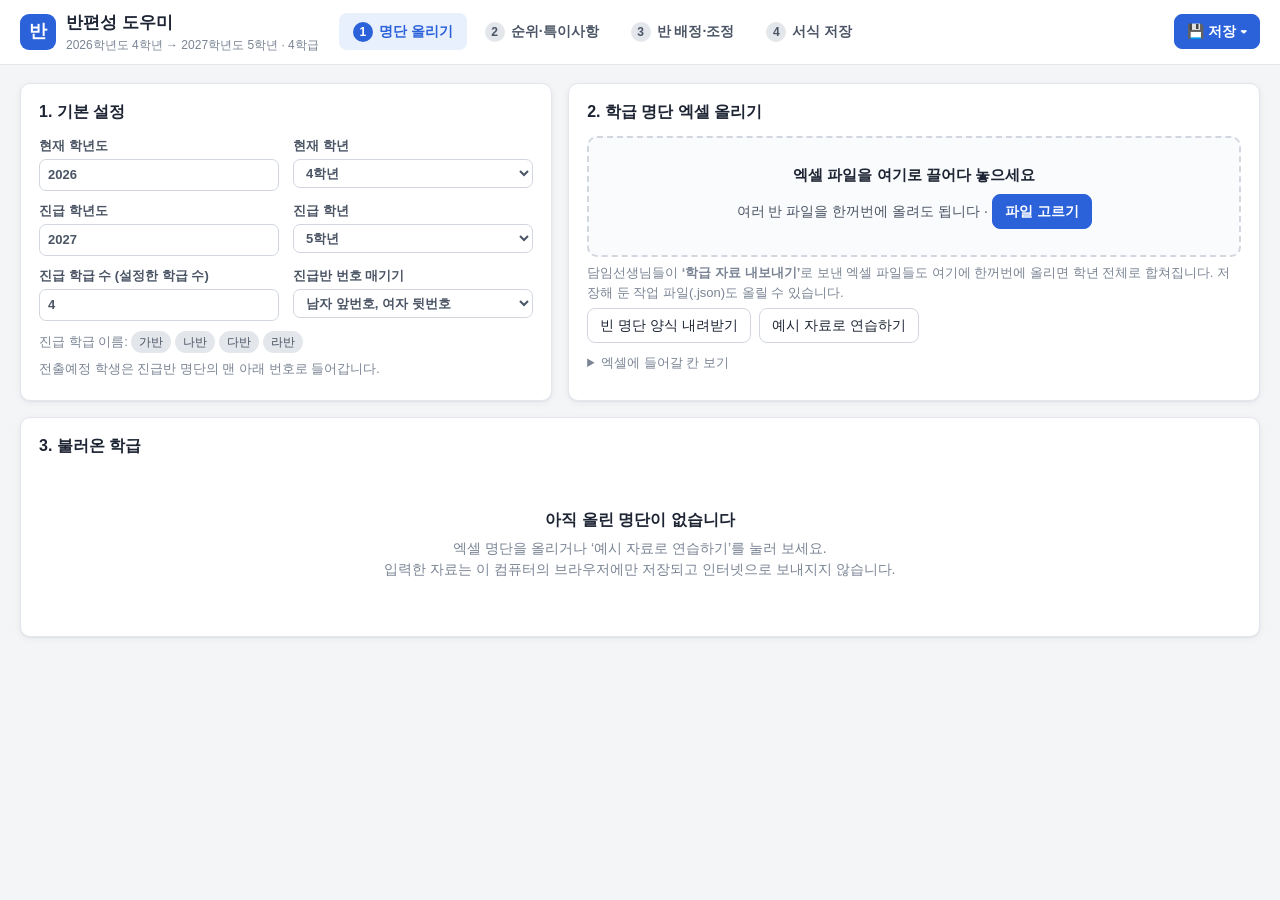
<file: src/index.html>
<!doctype html>
<html lang="ko">
<head>
<meta charset="utf-8">
<meta name="viewport" content="width=device-width, initial-scale=1">
<title>반편성 도우미</title>
<link rel="stylesheet" href="app.css">
</head>
<body>
<header class="top">
  <div class="brand">
    <div class="logo">반</div>
    <div>
      <h1>반편성 도우미</h1>
      <div class="sub" id="subline"></div>
    </div>
  </div>
  <nav class="tabs" id="tabs">
    <button data-tab="roster"><span class="n">1</span>명단 올리기</button>
    <button data-tab="rank"><span class="n">2</span>순위·특이사항</button>
    <button data-tab="board"><span class="n">3</span>반 배정·조정</button>
    <button data-tab="save"><span class="n">4</span>서식 저장</button>
  </nav>
  <div class="top-right">
    <div class="dd">
      <button class="primary" data-act="toggle-save-menu">💾 저장 ▾</button>
      <div class="dd-menu" id="save-menu" hidden>
        <div class="dd-h">한글 문서(HWPX) — 계획서 붙임 서식</div>
        <button data-act="hwp-f1">【서식1】 반편성 기초자료 (이전반별)</button>
        <button data-act="hwp-f2">【서식2】 반편성 내역 (진급반별)</button>
        <button data-act="hwp-f3">【서식3】 반편성 현황 (학년)</button>
        <button data-act="hwp-all">서식1·2·3 한 파일로</button>
        <div class="dd-h">그 밖의 저장</div>
        <button data-act="xlsx-result">반편성 결과 명단 (엑셀)</button>
        <button data-act="work-save">작업 파일 저장 (이어서 하기용)</button>
      </div>
    </div>
  </div>
</header>

<main>
  <section class="tab" id="tab-roster"></section>
  <section class="tab" id="tab-rank"></section>
  <section class="tab" id="tab-board"></section>
  <section class="tab" id="tab-save"></section>
</main>

<input type="file" id="file-input" multiple accept=".xlsx,.xls,.csv,.json" hidden>
<input type="file" id="work-input" accept=".json" hidden>
<div id="modal-root"></div>
<div id="toast"></div>

<script src="lib/xlsx.full.min.js"></script>
<script src="lib/jszip.min.js"></script>
<script src="hwpx-template.js"></script>
<script src="hwpx.js"></script>
<script src="app.js"></script>
</body>
</html>
</file>
<file: src/app.css>
:root {
  --bg: #f4f5f7;
  --panel: #ffffff;
  --ink: #1d2433;
  --ink2: #4b5565;
  --muted: #7a8494;
  --line: #e3e6eb;
  --line2: #d2d7df;
  --accent: #2b62d9;
  --accent-ink: #ffffff;
  --accent-soft: #e9f0fd;
  --m-bg: #eaf1fe;
  --m-bd: #a9c3f3;
  --m-ink: #1f4fae;
  --f-bg: #fdeef2;
  --f-bd: #f0b0c1;
  --f-ink: #b0284f;
  --warn-bg: #fff6e0;
  --warn-bd: #f0cf7a;
  --warn-ink: #7a5200;
  --err-bg: #fdecec;
  --err-bd: #f1aaaa;
  --err-ink: #a32020;
  --ok: #1d8a4f;
  --radius: 10px;
  --shadow: 0 1px 2px rgba(20, 30, 50, .06), 0 2px 8px rgba(20, 30, 50, .05);
}
* { box-sizing: border-box; }
html, body { margin: 0; }
body {
  background: var(--bg);
  color: var(--ink);
  font: 14px/1.5 "Malgun Gothic", "맑은 고딕", "Apple SD Gothic Neo", "Noto Sans KR", sans-serif;
}
button, input, select, textarea { font: inherit; color: inherit; }
button {
  cursor: pointer;
  border: 1px solid var(--line2);
  background: #fff;
  border-radius: 8px;
  padding: 6px 12px;
  white-space: nowrap;
}
button:hover { border-color: var(--accent); color: var(--accent); }
button.primary { background: var(--accent); border-color: var(--accent); color: var(--accent-ink); font-weight: 600; }
button.primary:hover { filter: brightness(1.08); color: var(--accent-ink); }
button.ghost { border-color: transparent; background: transparent; padding: 4px 8px; }
button.danger:hover { border-color: var(--err-ink); color: var(--err-ink); }
button:disabled { opacity: .45; cursor: not-allowed; }
input[type=text], input[type=number], input:not([type]), select, textarea {
  border: 1px solid var(--line2);
  border-radius: 7px;
  padding: 5px 8px;
  background: #fff;
  min-width: 0;
}
input:focus, select:focus, textarea:focus { outline: 2px solid var(--accent-soft); border-color: var(--accent); }

/* ---------- 머리 ---------- */
.top {
  position: sticky; top: 0; z-index: 20;
  display: flex; align-items: center; gap: 20px;
  padding: 10px 20px;
  background: #fff;
  border-bottom: 1px solid var(--line);
}
.brand { display: flex; align-items: center; gap: 10px; min-width: 210px; }
.logo {
  width: 36px; height: 36px; border-radius: 9px;
  background: var(--accent); color: #fff; font-weight: 700; font-size: 18px;
  display: grid; place-items: center;
}
.brand h1 { margin: 0; font-size: 17px; }
.brand .sub { color: var(--muted); font-size: 12px; }
.tabs { display: flex; gap: 4px; flex: 1; flex-wrap: wrap; }
.tabs button {
  border: none; background: transparent; padding: 8px 14px; border-radius: 8px; color: var(--ink2); font-weight: 600;
}
.tabs button .n {
  display: inline-grid; place-items: center; width: 20px; height: 20px; margin-right: 6px;
  border-radius: 50%; background: var(--line); color: var(--ink2); font-size: 12px;
}
.tabs button.on { background: var(--accent-soft); color: var(--accent); }
.tabs button.on .n { background: var(--accent); color: #fff; }
.top-right { display: flex; gap: 8px; align-items: center; }
.dd { position: relative; }
.dd-menu {
  position: absolute; right: 0; top: calc(100% + 6px); z-index: 30;
  width: 300px; padding: 6px; background: #fff; border: 1px solid var(--line2);
  border-radius: 10px; box-shadow: 0 8px 28px rgba(20, 30, 50, .16);
}
.dd-menu button { display: block; width: 100%; text-align: left; border: none; padding: 8px 10px; }
.dd-menu button:hover { background: var(--accent-soft); }
.dd-h { font-size: 11px; color: var(--muted); padding: 8px 10px 2px; font-weight: 600; }

main { padding: 18px 20px 60px; max-width: 1600px; margin: 0 auto; }
.tab { display: none; }
.tab.on { display: block; }

.panel {
  background: var(--panel); border: 1px solid var(--line); border-radius: var(--radius);
  box-shadow: var(--shadow); padding: 16px 18px; margin-bottom: 16px;
}
.panel h2 { margin: 0 0 12px; font-size: 16px; }
.panel h3 { margin: 0 0 8px; font-size: 15px; }
.hint { color: var(--muted); font-size: 13px; margin: 6px 0; }
.grid2 { display: grid; grid-template-columns: minmax(300px, 1fr) minmax(300px, 1.3fr); gap: 16px; }
.btn-row { display: flex; gap: 8px; flex-wrap: wrap; align-items: center; }
.spacer { flex: 1; }
.form-grid { display: grid; grid-template-columns: repeat(2, minmax(0, 1fr)); gap: 10px 14px; }
.form-grid label, .lbl { display: flex; flex-direction: column; gap: 4px; font-size: 13px; color: var(--ink2); font-weight: 600; }
.chips { display: flex; flex-wrap: wrap; gap: 4px; margin-top: 4px; }
.chip { font-size: 12px; padding: 2px 8px; border-radius: 99px; background: var(--line); color: var(--ink2); }

.drop {
  border: 2px dashed var(--line2); border-radius: 10px; padding: 26px 16px; text-align: center;
  color: var(--ink2); background: #fafbfc; transition: .15s;
}
.drop.over { border-color: var(--accent); background: var(--accent-soft); }
.drop b { display: block; font-size: 15px; margin-bottom: 8px; color: var(--ink); }

table.t { width: 100%; border-collapse: collapse; font-size: 13px; }
table.t th, table.t td { border-bottom: 1px solid var(--line); padding: 6px 8px; text-align: center; vertical-align: middle; }
table.t th { background: #f7f8fa; color: var(--ink2); font-weight: 600; position: sticky; top: 0; }
table.t td.l, table.t th.l { text-align: left; }
table.t tr:hover td { background: #fafbfd; }
table.t input, table.t select { width: 100%; padding: 3px 6px; }
table.t td.num { font-variant-numeric: tabular-nums; }
.scroll { overflow: auto; }
.badge { display: inline-block; padding: 1px 7px; border-radius: 99px; font-size: 12px; font-weight: 600; }
.b-ok { background: #e4f5ec; color: var(--ok); }
.b-warn { background: var(--warn-bg); color: var(--warn-ink); }
.b-m { background: var(--m-bg); color: var(--m-ink); }
.b-f { background: var(--f-bg); color: var(--f-ink); }

.notice { border: 1px solid var(--warn-bd); background: var(--warn-bg); color: var(--warn-ink); border-radius: 8px; padding: 8px 12px; font-size: 13px; margin: 8px 0; }
.notice.err { border-color: var(--err-bd); background: var(--err-bg); color: var(--err-ink); }
.notice.info { border-color: var(--m-bd); background: var(--m-bg); color: var(--m-ink); }
.empty { text-align: center; color: var(--muted); padding: 40px 10px; }
.empty b { display: block; color: var(--ink); font-size: 16px; margin-bottom: 6px; }

/* ---------- 특이사항 태그 ---------- */
.tg { display: inline-grid; place-items: center; min-width: 18px; height: 18px; padding: 0 4px; border-radius: 5px; font-size: 11px; font-weight: 700; }
.t-life { background: #ffe1d6; color: #a53a12; }
.t-learn { background: #e7e2fb; color: #5532b8; }
.t-sped { background: #dcf3ec; color: #156b4c; }
.t-twin { background: #fdf1c9; color: #7c5a00; }
.t-multi { background: #dff0fb; color: #145f8e; }
.t-move { background: #e9ebee; color: #4b5565; }
.tagtoggle { display: flex; flex-wrap: wrap; gap: 3px; justify-content: center; }
.tagtoggle button { padding: 1px 6px; font-size: 12px; border-radius: 6px; color: var(--muted); background: #fff; }
.tagtoggle button.on { font-weight: 700; border-color: transparent; }

/* ---------- 순위 ---------- */
.pills { display: flex; flex-wrap: wrap; gap: 6px; margin-bottom: 14px; }
.pills button { border-radius: 99px; padding: 5px 14px; }
.pills button.on { background: var(--ink); color: #fff; border-color: var(--ink); }
.pills .ck { color: var(--ok); margin-left: 4px; }
.pills button.on .ck { color: #8be0b0; }
.rank-grid { display: grid; grid-template-columns: repeat(2, minmax(0, 1fr)); gap: 16px; }
.rank-gender { border-radius: 10px; padding: 12px; }
.rank-gender.m { background: #f5f8ff; border: 1px solid #dbe6fb; }
.rank-gender.f { background: #fff6f8; border: 1px solid #f8dbe3; }
.rank-gender h3 { display: flex; align-items: center; gap: 8px; }
.rank-lists { display: grid; grid-template-columns: repeat(2, minmax(0, 1fr)); gap: 10px; }
.rank-lists h4 { margin: 0 0 6px; font-size: 13px; }
.rank-lists h4 small { color: var(--muted); font-weight: 400; display: block; }
ol.rlist { list-style: none; margin: 0; padding: 0; min-height: 30px; }
ol.rlist li {
  display: flex; align-items: center; gap: 6px; padding: 4px 6px; margin-bottom: 3px;
  background: #fff; border: 1px solid var(--line); border-radius: 7px; cursor: grab; user-select: none;
  position: relative;
}
ol.rlist li:hover { border-color: var(--line2); }
ol.rlist li.dragging { opacity: .4; }
ol.rlist li.drop-before::before, ol.rlist li.drop-after::after {
  content: ""; position: absolute; left: 0; right: 0; height: 3px; background: var(--accent); border-radius: 2px;
}
ol.rlist li.drop-before::before { top: -3px; }
ol.rlist li.drop-after::after { bottom: -3px; }
.grip { color: #b8bfca; font-size: 12px; letter-spacing: -2px; }
.rk { width: 22px; text-align: right; font-variant-numeric: tabular-nums; color: var(--ink2); }
.nm { flex: 1; font-weight: 600; overflow: hidden; text-overflow: ellipsis; white-space: nowrap; }
.no { color: var(--muted); font-size: 12px; }
.mv { display: flex; gap: 2px; }
.mv button { padding: 0 5px; font-size: 10px; line-height: 18px; border-radius: 5px; color: var(--muted); }

/* ---------- 배정 ---------- */
.toolbar { display: grid; grid-template-columns: 1.1fr 1.4fr 1fr; gap: 14px; }
.step { border: 1px solid var(--line); border-radius: 10px; padding: 12px; display: flex; flex-direction: column; gap: 8px; }
.step > b { font-size: 14px; }
.step .row { display: flex; gap: 8px; flex-wrap: wrap; align-items: end; }
.step label { display: flex; flex-direction: column; gap: 3px; font-size: 12px; color: var(--ink2); font-weight: 600; }
.sliders { display: grid; grid-template-columns: repeat(2, minmax(0, 1fr)); gap: 4px 14px; }
.sliders label { flex-direction: row; align-items: center; justify-content: space-between; gap: 6px; }
.sliders input[type=range] { width: 90px; }
.sliders output { width: 14px; text-align: right; font-variant-numeric: tabular-nums; }
.lastmsg { margin-top: 10px; padding: 8px 12px; border-radius: 8px; background: var(--accent-soft); color: var(--m-ink); font-size: 13px; }

.balance td.hi { background: #fff0e6; color: #a53a12; font-weight: 700; }
.balance td.lo { background: #eef3ff; color: #1f4fae; font-weight: 700; }
.warns { display: flex; flex-direction: column; gap: 6px; }
.warns .notice { margin: 0; }
.warns .notice button { margin-left: 8px; padding: 1px 8px; font-size: 12px; }

.board { display: grid; grid-template-columns: repeat(var(--n), minmax(178px, 1fr)); gap: 10px; overflow-x: auto; padding-bottom: 8px; }
.col { background: #eef0f3; border-radius: 10px; padding: 8px; min-height: 200px; transition: background .1s; }
.col.over { background: #dce6fa; outline: 2px dashed var(--accent); }
.col.unassigned { background: #fff3e3; }
.col-h { padding: 4px 4px 8px; }
.col-h .nm2 { font-size: 16px; font-weight: 700; display: flex; align-items: center; gap: 6px; }
.col-h .cnt { font-size: 12px; color: var(--ink2); }
.col-h .stat { font-size: 11px; color: var(--muted); margin-top: 2px; }
.card {
  background: #fff; border: 1px solid var(--line); border-left: 4px solid var(--m-bd);
  border-radius: 7px; padding: 5px 7px; margin-bottom: 5px; cursor: grab; user-select: none;
}
.card.f { border-left-color: var(--f-bd); }
.card:hover { border-color: var(--line2); box-shadow: var(--shadow); }
.card.dragging { opacity: .4; }
.card.dropswap { outline: 2px solid var(--accent); }
.card.bad { background: var(--err-bg); border-color: var(--err-bd); }
.card .r1 { display: flex; align-items: center; gap: 4px; }
.card .cn { font-weight: 700; flex: 1; overflow: hidden; text-overflow: ellipsis; white-space: nowrap; }
.card .co { font-size: 11px; color: var(--muted); }
.card .r2 { display: flex; align-items: center; gap: 4px; margin-top: 3px; flex-wrap: wrap; }
.mini { display: inline-flex; align-items: center; gap: 2px; font-size: 10px; color: var(--muted); }
.mini i { display: inline-block; width: 28px; height: 5px; border-radius: 3px; background: #e6e9ee; position: relative; overflow: hidden; }
.mini i b { position: absolute; left: 0; top: 0; bottom: 0; border-radius: 3px; }
.mini.l b { background: #5b8def; }
.mini.d b { background: #f08a4b; }
.pin { font-size: 11px; }
.moved { font-size: 10px; color: var(--accent); font-weight: 700; }

/* ---------- 저장 / 미리보기 ---------- */
.save-grid { display: grid; grid-template-columns: repeat(4, minmax(0, 1fr)); gap: 10px; margin-bottom: 12px; }
.save-grid button { padding: 12px; text-align: left; white-space: normal; border-radius: 10px; }
.save-grid button b { display: block; font-size: 14px; }
.save-grid button span { font-size: 12px; color: var(--muted); }
.seg { display: inline-flex; border: 1px solid var(--line2); border-radius: 8px; overflow: hidden; margin-bottom: 12px; }
.seg button { border: none; border-radius: 0; padding: 6px 16px; }
.seg button.on { background: var(--ink); color: #fff; }
.preview { background: #e6e8ec; padding: 20px; border-radius: 10px; overflow: auto; max-height: 75vh; }
.a4 { width: 210mm; min-height: 297mm; margin: 0 auto 16px; background: #fff; box-shadow: 0 2px 10px rgba(0, 0, 0, .12); padding: 15mm 20mm; }
.dp { margin: 0 0 2mm; font-family: "Batang", "바탕", serif; }
.dp-title { font-size: 16pt; font-weight: 700; margin: 2mm 0 4mm; }
.dp-sub { font-size: 12pt; font-weight: 700; }
.dp-normal { font-size: 10pt; }
.dp-small { font-size: 9pt; }
table.dt { border-collapse: collapse; margin: 0 auto 3mm; table-layout: fixed; font-family: "Batang", "바탕", serif; font-size: 9pt; }
table.dt td { border: 0.3mm solid #000; padding: 0.5mm 1mm; vertical-align: middle; word-break: keep-all; overflow-wrap: anywhere; line-height: 1.3; }
table.dt td.dh { background: #e7e7e7; font-weight: 700; }
table.dt td.db { font-weight: 700; }

/* ---------- 모달 / 토스트 ---------- */
.backdrop { position: fixed; inset: 0; background: rgba(20, 26, 38, .45); z-index: 50; display: grid; place-items: center; padding: 16px; }
.modal { background: #fff; border-radius: 12px; width: min(640px, 100%); max-height: 88vh; overflow: auto; box-shadow: 0 20px 60px rgba(0, 0, 0, .25); }
.modal-h { display: flex; align-items: center; padding: 14px 18px; border-bottom: 1px solid var(--line); position: sticky; top: 0; background: #fff; }
.modal-h h3 { margin: 0; flex: 1; font-size: 16px; }
.modal-b { padding: 16px 18px; }
.modal-b .form-grid { margin-bottom: 12px; }
#toast { position: fixed; left: 50%; bottom: 24px; transform: translateX(-50%); z-index: 60; display: flex; flex-direction: column; gap: 6px; align-items: center; pointer-events: none; }
#toast div { background: #1d2433; color: #fff; padding: 9px 16px; border-radius: 9px; font-size: 13px; box-shadow: 0 6px 20px rgba(0, 0, 0, .2); max-width: 90vw; }
#toast div.err { background: #a32020; }

@media (max-width: 1100px) {
  .toolbar { grid-template-columns: 1fr; }
  .save-grid { grid-template-columns: repeat(2, minmax(0, 1fr)); }
}
@media (max-width: 900px) {
  .grid2, .rank-grid { grid-template-columns: 1fr; }
  .top { flex-wrap: wrap; }
}
@media (max-width: 560px) {
  main { padding: 12px 16px 40px; }
  .rank-lists, .form-grid, .save-grid { grid-template-columns: 1fr; }
}

@media print {
  body { background: #fff; }
  .top, .tab:not(#tab-save), #tab-save > .panel:first-child, .seg, #toast, #modal-root { display: none !important; }
  #tab-save, #tab-save .panel { display: block !important; border: none; box-shadow: none; padding: 0; margin: 0; }
  main { padding: 0; }
  .preview { background: #fff; padding: 0; max-height: none; overflow: visible; }
  .a4 { box-shadow: none; margin: 0; padding: 0; width: auto; min-height: 0; page-break-after: always; }
  @page { size: A4; margin: 15mm 20mm; }
}
</file>
